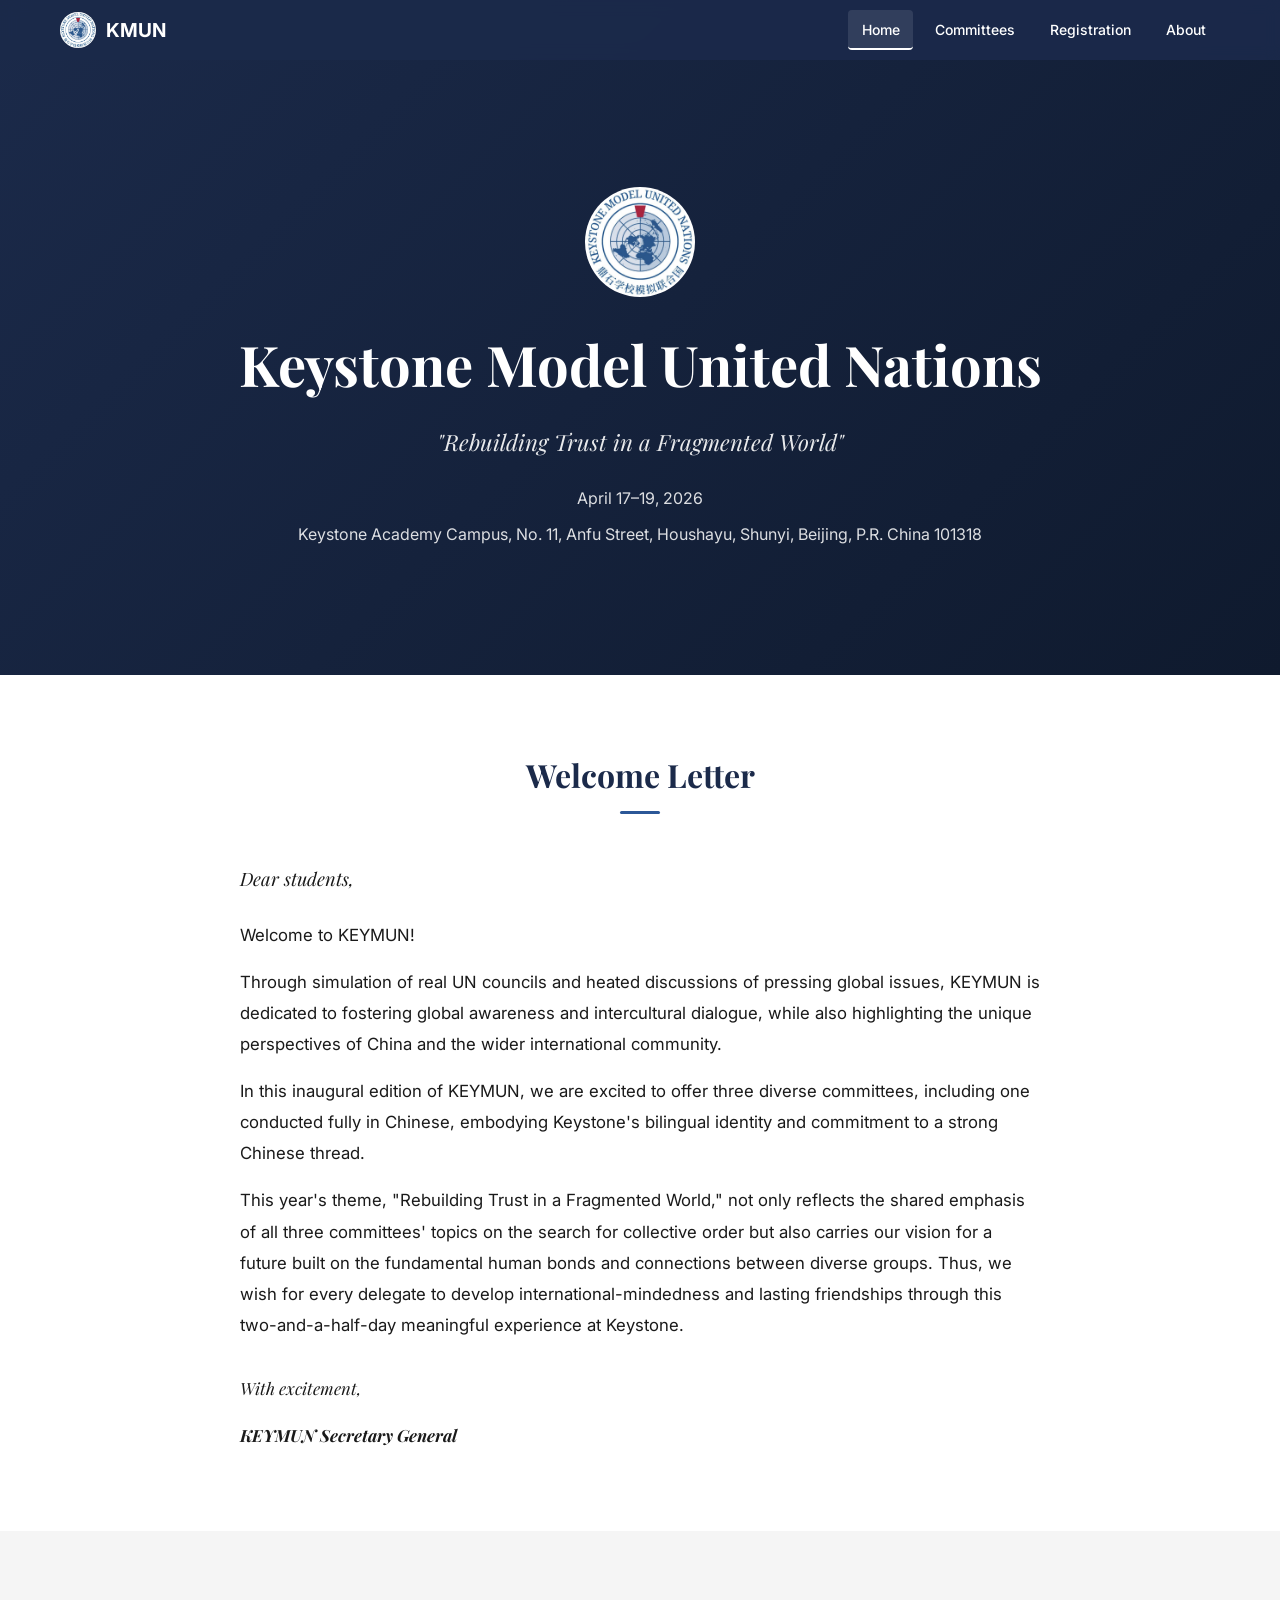
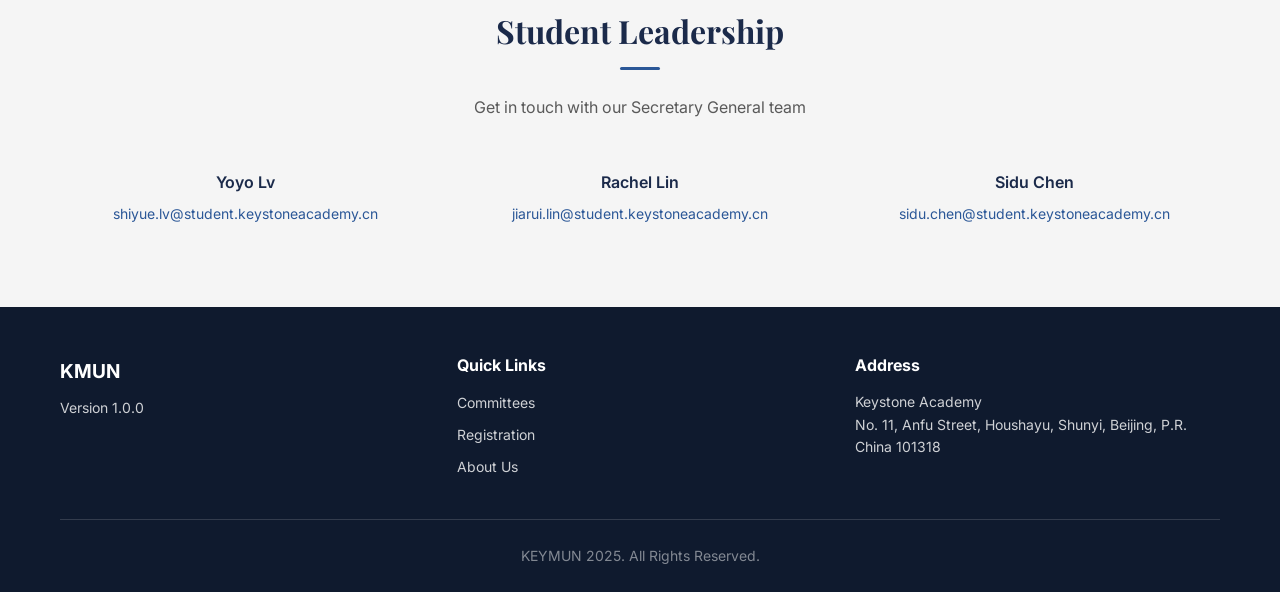
<file: index.html>
<!DOCTYPE html>
<html lang="en">
<head>
  <meta charset="UTF-8">
  <meta name="viewport" content="width=device-width, initial-scale=1.0">
  <meta name="description" content="Keystone Model United Nations (KEYMUN) 2026 — Rebuilding Trust in a Fragmented World. April 17-19, Keystone Academy, Beijing.">
  <title>KEYMUN | Keystone Model United Nations</title>
  <link rel="icon" href="assets/images/keymun_logo.png">
  <link rel="preconnect" href="https://fonts.googleapis.com">
  <link rel="preconnect" href="https://fonts.gstatic.com" crossorigin>
  <link href="https://fonts.googleapis.com/css2?family=Inter:wght@400;500;600;700&family=Playfair+Display:wght@700&display=swap" rel="stylesheet">
  <link rel="stylesheet" href="css/variables.css">
  <link rel="stylesheet" href="css/reset.css">
  <link rel="stylesheet" href="css/base.css">
  <link rel="stylesheet" href="css/layout.css">
  <link rel="stylesheet" href="css/components.css">
  <link rel="stylesheet" href="css/responsive.css">
</head>
<body>

  <!-- Navbar -->
  <header class="nav">
    <div class="container nav__inner">
      <a href="index.html" class="nav__logo">
        <img src="assets/images/keymun_logo.png" alt="KEYMUN Logo">
        KMUN
      </a>
      <button class="nav__toggle" id="navToggle" aria-label="Toggle navigation">
        <span></span><span></span><span></span>
      </button>
      <nav class="nav__links" id="navLinks">
        <a href="index.html" class="active">Home</a>
        <a href="committees.html">Committees</a>
        <a href="registration.html">Registration</a>
        <a href="about.html">About</a>
      </nav>
    </div>
  </header>

  <!-- Hero -->
  <section class="hero">
    <div class="container">
      <div class="hero__logo">
        <img src="assets/images/keymun_logo.png" alt="KEYMUN Logo">
      </div>
      <h1>Keystone Model United Nations</h1>
      <p class="hero__theme">"Rebuilding Trust in a Fragmented World"</p>
      <p class="hero__info">April 17–19, 2026</p>
      <p class="hero__info">Keystone Academy Campus, No. 11, Anfu Street, Houshayu, Shunyi, Beijing, P.R. China 101318</p>
    </div>
  </section>

  <!-- Welcome Letter -->
  <section class="section">
    <div class="container">
      <div class="section__header">
        <h2>Welcome Letter</h2>
      </div>
      <div class="letter">
        <p class="letter__salutation">Dear students,</p>
        <p>Welcome to KEYMUN!</p>
        <p>Through simulation of real UN councils and heated discussions of pressing global issues, KEYMUN is dedicated to fostering global awareness and intercultural dialogue, while also highlighting the unique perspectives of China and the wider international community.</p>
        <p>In this inaugural edition of KEYMUN, we are excited to offer three diverse committees, including one conducted fully in Chinese, embodying Keystone's bilingual identity and commitment to a strong Chinese thread.</p>
        <p>This year's theme, "Rebuilding Trust in a Fragmented World," not only reflects the shared emphasis of all three committees' topics on the search for collective order but also carries our vision for a future built on the fundamental human bonds and connections between diverse groups. Thus, we wish for every delegate to develop international-mindedness and lasting friendships through this two-and-a-half-day meaningful experience at Keystone.</p>
        <div class="letter__closing">
          <p>With excitement,</p>
          <p><strong>KEYMUN Secretary General</strong></p>
        </div>
      </div>
    </div>
  </section>

  <!-- Contact -->
  <section class="section section--gray">
    <div class="container">
      <div class="section__header">
        <h2>Student Leadership</h2>
        <p>Get in touch with our Secretary General team</p>
      </div>
      <div class="contact-list">
        <div class="contact-item">
          <p class="contact-item__name">Yoyo Lv</p>
          <p class="contact-item__email"><a href="mailto:shiyue.lv@student.keystoneacademy.cn">shiyue.lv@student.keystoneacademy.cn</a></p>
        </div>
        <div class="contact-item">
          <p class="contact-item__name">Rachel Lin</p>
          <p class="contact-item__email"><a href="mailto:jiarui.lin@student.keystoneacademy.cn">jiarui.lin@student.keystoneacademy.cn</a></p>
        </div>
        <div class="contact-item">
          <p class="contact-item__name">Sidu Chen</p>
          <p class="contact-item__email"><a href="mailto:sidu.chen@student.keystoneacademy.cn">sidu.chen@student.keystoneacademy.cn</a></p>
        </div>
      </div>
    </div>
  </section>

  <!-- Footer -->
  <footer class="footer">
    <div class="container">
      <div class="footer__inner">
        <div class="footer__brand">
          <p class="footer__logo">KMUN</p>
          <p>Version 1.0.0</p>
        </div>
        <div class="footer__links">
          <h4>Quick Links</h4>
          <a href="committees.html">Committees</a>
          <a href="registration.html">Registration</a>
          <a href="about.html">About Us</a>
        </div>
        <div class="footer__address">
          <h4>Address</h4>
          <p>Keystone Academy<br>No. 11, Anfu Street, Houshayu, Shunyi, Beijing, P.R. China 101318</p>
        </div>
      </div>
      <div class="footer__bottom">
        <p>KEYMUN 2025. All Rights Reserved.</p>
      </div>
    </div>
  </footer>

  <script src="js/main.js"></script>
</body>
</html>
</file>
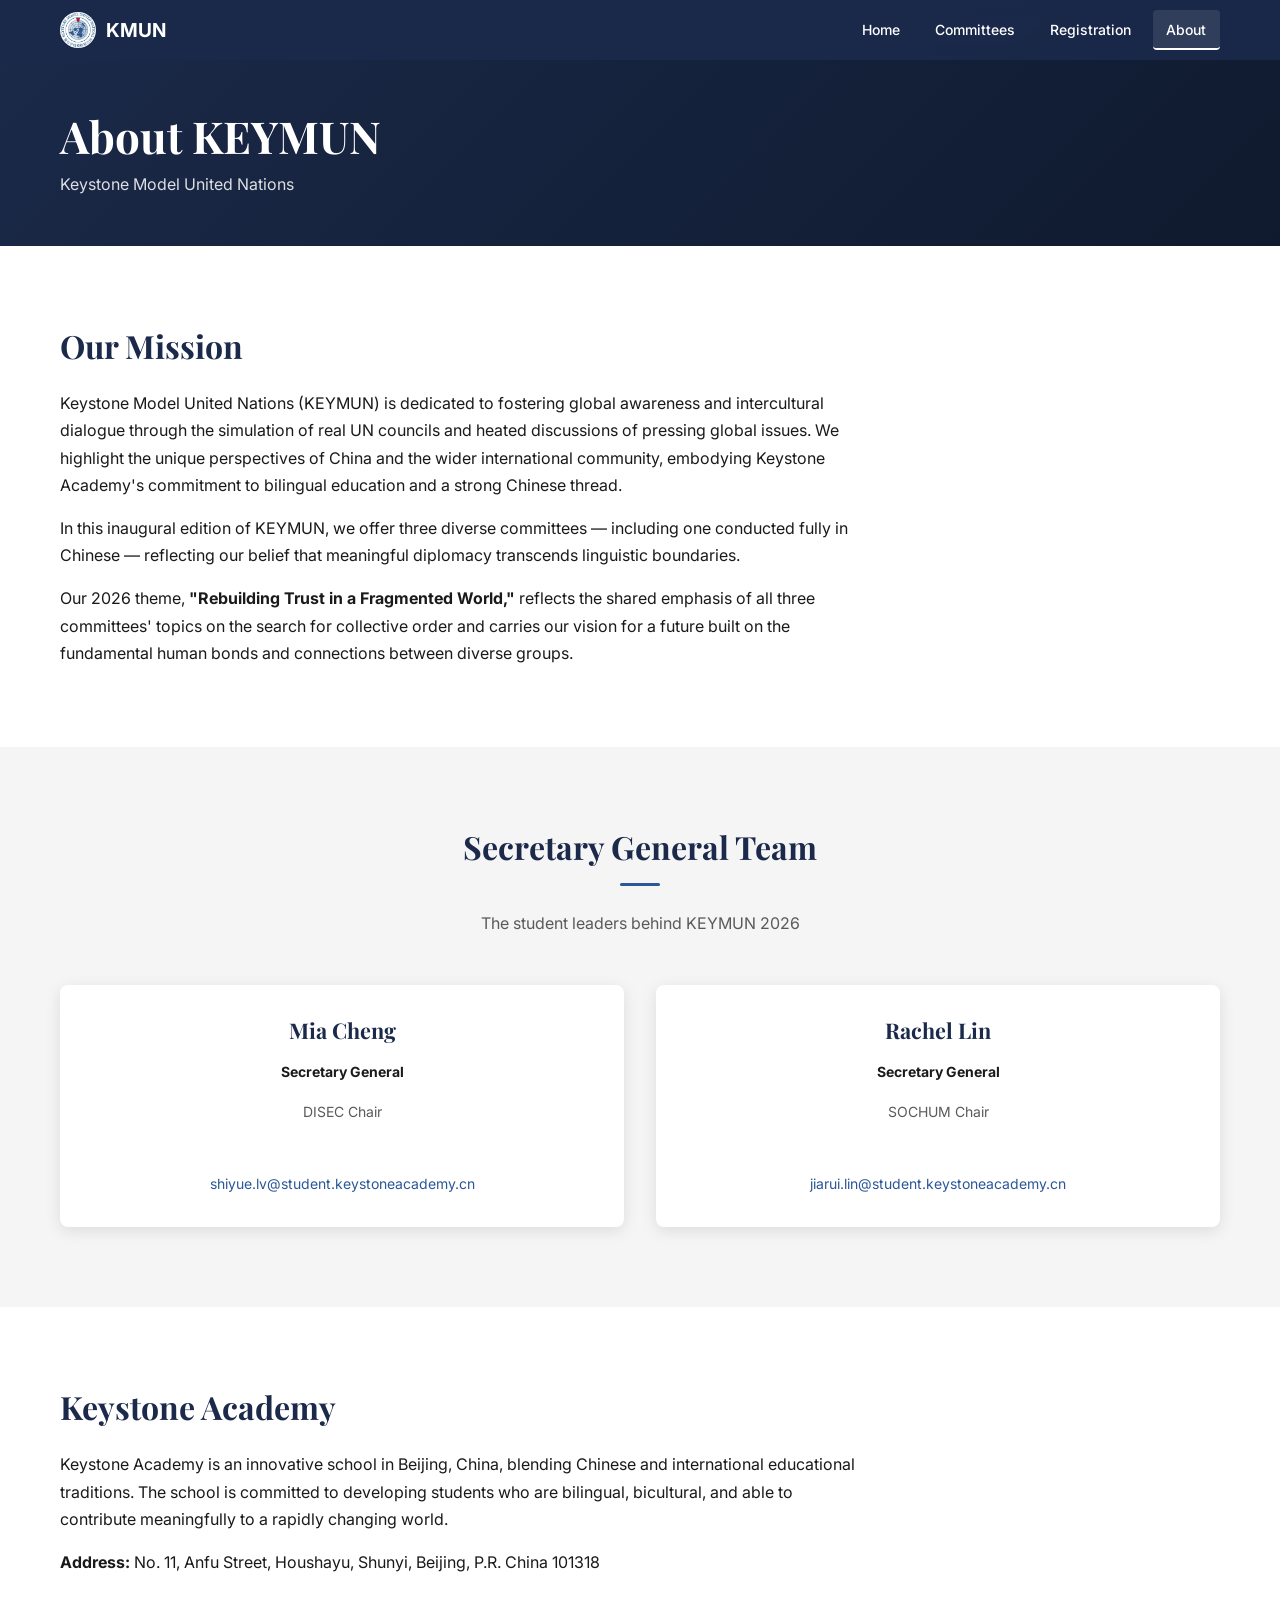
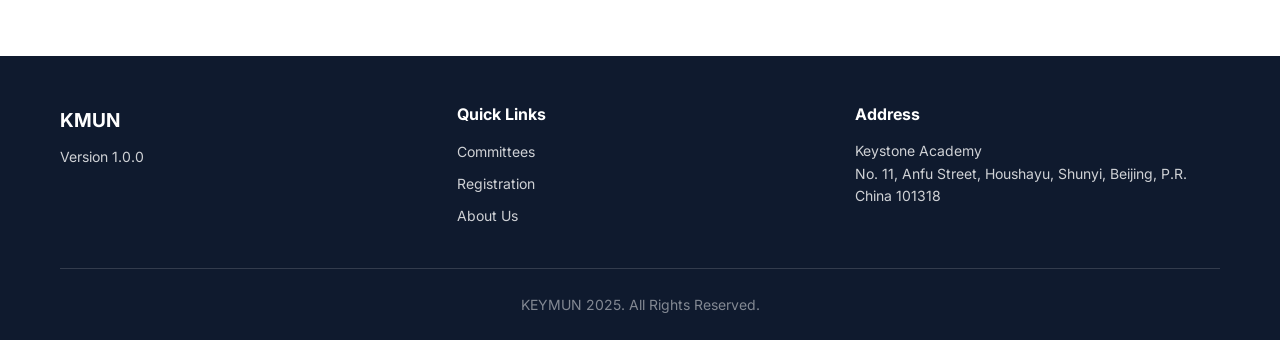
<file: about.html>
<!DOCTYPE html>
<html lang="en">
<head>
  <meta charset="UTF-8">
  <meta name="viewport" content="width=device-width, initial-scale=1.0">
  <meta name="description" content="About KEYMUN — Keystone Model United Nations. Learn about our mission, organizers, and Keystone Academy.">
  <title>About | KEYMUN</title>
  <link rel="icon" href="assets/images/keymun_logo.png">
  <link rel="preconnect" href="https://fonts.googleapis.com">
  <link rel="preconnect" href="https://fonts.gstatic.com" crossorigin>
  <link href="https://fonts.googleapis.com/css2?family=Inter:wght@400;500;600;700&family=Playfair+Display:wght@700&display=swap" rel="stylesheet">
  <link rel="stylesheet" href="css/variables.css">
  <link rel="stylesheet" href="css/reset.css">
  <link rel="stylesheet" href="css/base.css">
  <link rel="stylesheet" href="css/layout.css">
  <link rel="stylesheet" href="css/components.css">
  <link rel="stylesheet" href="css/responsive.css">
</head>
<body>

  <!-- Navbar -->
  <header class="nav">
    <div class="container nav__inner">
      <a href="index.html" class="nav__logo">
        <img src="assets/images/keymun_logo.png" alt="KEYMUN Logo">
        KMUN
      </a>
      <button class="nav__toggle" id="navToggle" aria-label="Toggle navigation">
        <span></span><span></span><span></span>
      </button>
      <nav class="nav__links" id="navLinks">
        <a href="index.html">Home</a>
        <a href="committees.html">Committees</a>
        <a href="registration.html">Registration</a>
        <a href="about.html" class="active">About</a>
      </nav>
    </div>
  </header>

  <!-- Page Header -->
  <section class="page-header">
    <div class="container">
      <h1>About KEYMUN</h1>
      <p>Keystone Model United Nations</p>
    </div>
  </section>

  <!-- Mission -->
  <section class="section">
    <div class="container">
      <div class="about-content">
        <h2>Our Mission</h2>
        <p>Keystone Model United Nations (KEYMUN) is dedicated to fostering global awareness and intercultural dialogue through the simulation of real UN councils and heated discussions of pressing global issues. We highlight the unique perspectives of China and the wider international community, embodying Keystone Academy's commitment to bilingual education and a strong Chinese thread.</p>
        <p>In this inaugural edition of KEYMUN, we offer three diverse committees — including one conducted fully in Chinese — reflecting our belief that meaningful diplomacy transcends linguistic boundaries.</p>
        <p>Our 2026 theme, <strong>"Rebuilding Trust in a Fragmented World,"</strong> reflects the shared emphasis of all three committees' topics on the search for collective order and carries our vision for a future built on the fundamental human bonds and connections between diverse groups.</p>
      </div>
    </div>
  </section>

  <!-- Secretary General Team -->
  <section class="section section--gray">
    <div class="container">
      <div class="section__header">
        <h2>Secretary General Team</h2>
        <p>The student leaders behind KEYMUN 2026</p>
      </div>
      <div class="grid grid--2col">
        <div class="card card--centered">
          <h3>Mia Cheng</h3>
          <p><strong>Secretary General</strong></p>
          <p>DISEC Chair</p>
          <p class="mt-xl"><a href="mailto:shiyue.lv@student.keystoneacademy.cn" class="card__email">shiyue.lv@student.keystoneacademy.cn</a></p>
        </div>
        <div class="card card--centered">
          <h3>Rachel Lin</h3>
          <p><strong>Secretary General</strong></p>
          <p>SOCHUM Chair</p>
          <p class="mt-xl"><a href="mailto:jiarui.lin@student.keystoneacademy.cn" class="card__email">jiarui.lin@student.keystoneacademy.cn</a></p>
        </div>
      </div>
    </div>
  </section>

  <!-- Keystone Academy -->
  <section class="section">
    <div class="container">
      <div class="about-content">
        <h2>Keystone Academy</h2>
        <p>Keystone Academy is an innovative school in Beijing, China, blending Chinese and international educational traditions. The school is committed to developing students who are bilingual, bicultural, and able to contribute meaningfully to a rapidly changing world.</p>
        <p><strong>Address:</strong> No. 11, Anfu Street, Houshayu, Shunyi, Beijing, P.R. China 101318</p>
      </div>
    </div>
  </section>

  <!-- Footer -->
  <footer class="footer">
    <div class="container">
      <div class="footer__inner">
        <div class="footer__brand">
          <p class="footer__logo">KMUN</p>
          <p>Version 1.0.0</p>
        </div>
        <div class="footer__links">
          <h4>Quick Links</h4>
          <a href="committees.html">Committees</a>
          <a href="registration.html">Registration</a>
          <a href="about.html">About Us</a>
        </div>
        <div class="footer__address">
          <h4>Address</h4>
          <p>Keystone Academy<br>No. 11, Anfu Street, Houshayu, Shunyi, Beijing, P.R. China 101318</p>
        </div>
      </div>
      <div class="footer__bottom">
        <p>KEYMUN 2025. All Rights Reserved.</p>
      </div>
    </div>
  </footer>

  <script src="js/main.js"></script>
</body>
</html>
</file>
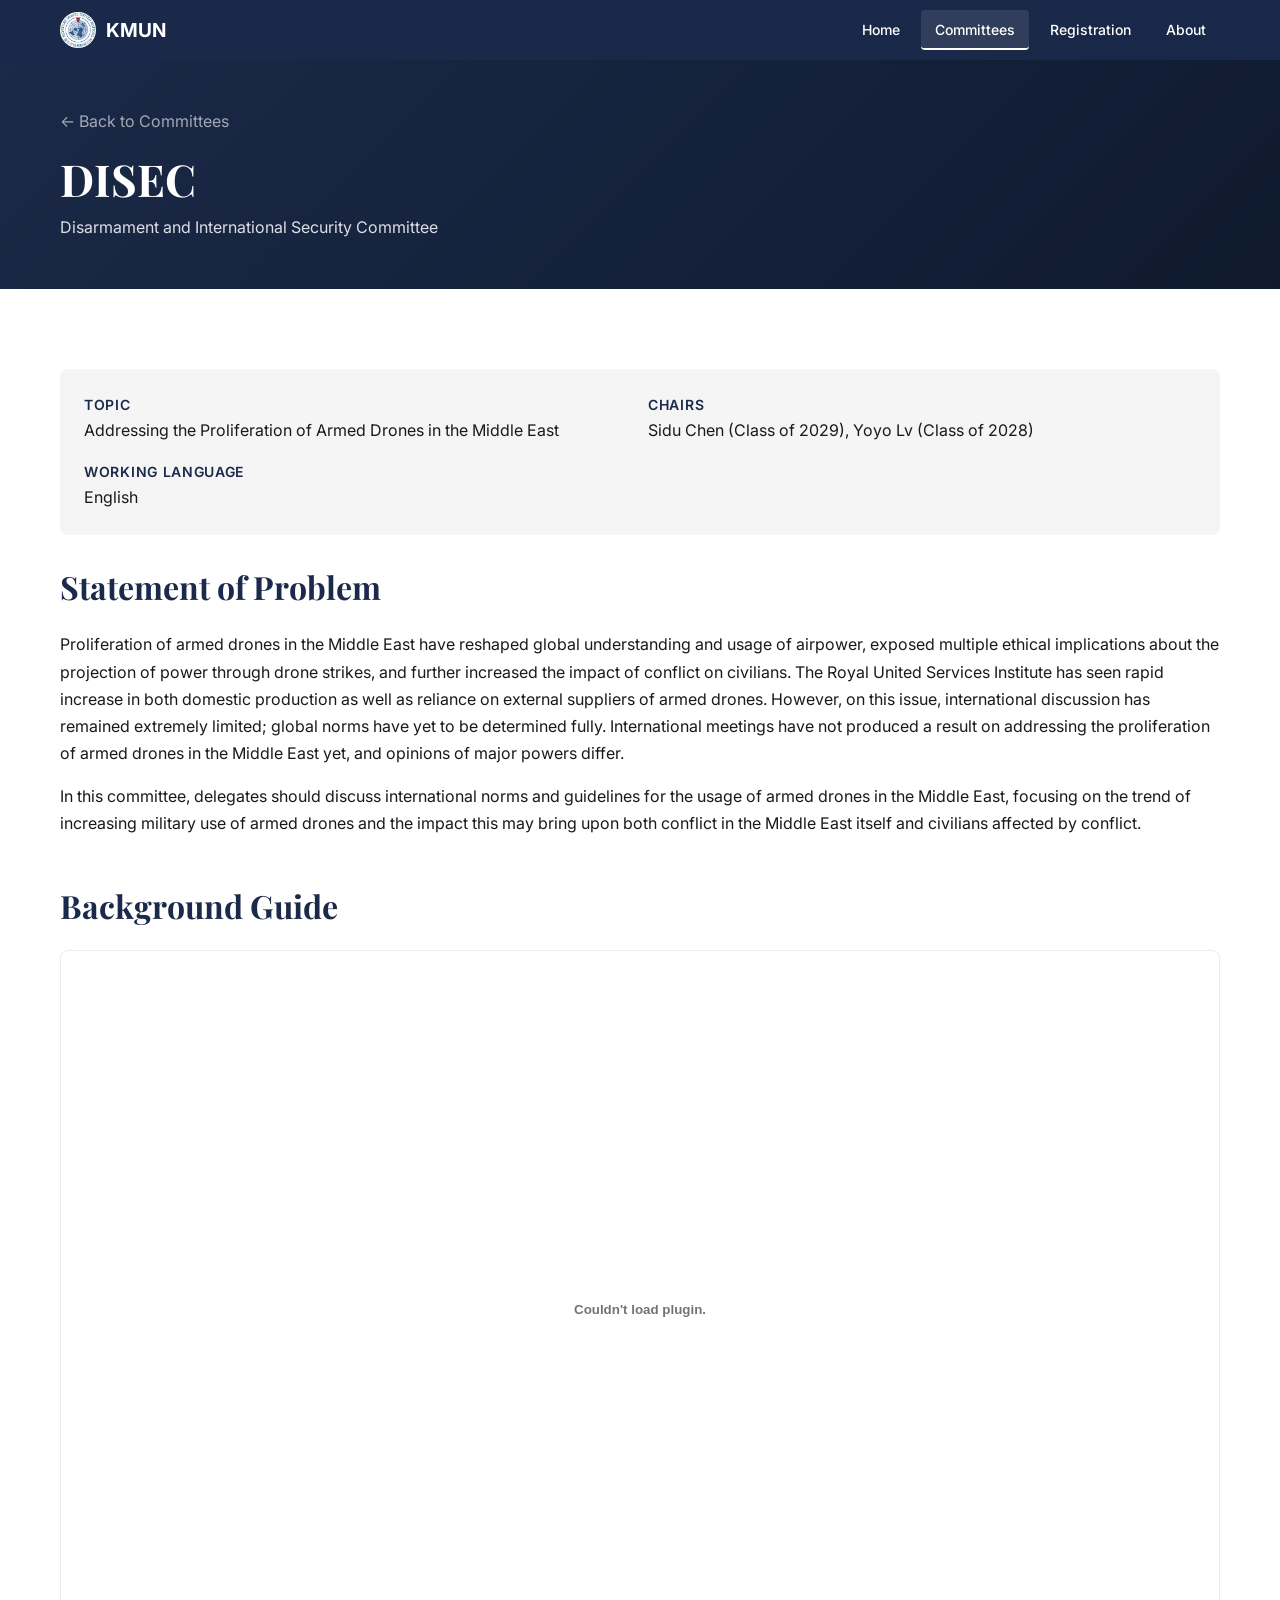
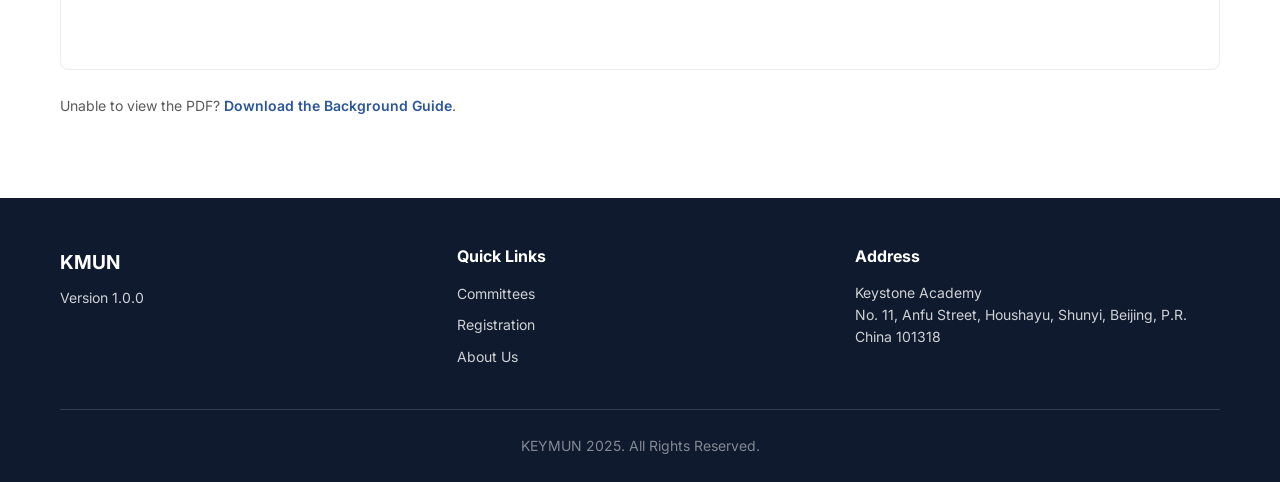
<file: committee-disec.html>
<!DOCTYPE html>
<html lang="en">
<head>
  <meta charset="UTF-8">
  <meta name="viewport" content="width=device-width, initial-scale=1.0">
  <meta name="description" content="KEYMUN 2026 DISEC — Addressing the Proliferation of Armed Drones in the Middle East.">
  <title>DISEC | KEYMUN</title>
  <link rel="icon" href="assets/images/keymun_logo.png">
  <link rel="preconnect" href="https://fonts.googleapis.com">
  <link rel="preconnect" href="https://fonts.gstatic.com" crossorigin>
  <link href="https://fonts.googleapis.com/css2?family=Inter:wght@400;500;600;700&family=Playfair+Display:wght@700&display=swap" rel="stylesheet">
  <link rel="stylesheet" href="css/variables.css">
  <link rel="stylesheet" href="css/reset.css">
  <link rel="stylesheet" href="css/base.css">
  <link rel="stylesheet" href="css/layout.css">
  <link rel="stylesheet" href="css/components.css">
  <link rel="stylesheet" href="css/responsive.css">
</head>
<body>

  <!-- Navbar -->
  <header class="nav">
    <div class="container nav__inner">
      <a href="index.html" class="nav__logo">
        <img src="assets/images/keymun_logo.png" alt="KEYMUN Logo">
        KMUN
      </a>
      <button class="nav__toggle" id="navToggle" aria-label="Toggle navigation">
        <span></span><span></span><span></span>
      </button>
      <nav class="nav__links" id="navLinks">
        <a href="index.html">Home</a>
        <a href="committees.html" class="active">Committees</a>
        <a href="registration.html">Registration</a>
        <a href="about.html">About</a>
      </nav>
    </div>
  </header>

  <!-- Page Header -->
  <section class="page-header">
    <div class="container">
      <p><a href="committees.html" style="color: rgba(255,255,255,0.7);">← Back to Committees</a></p>
      <h1>DISEC</h1>
      <p>Disarmament and International Security Committee</p>
    </div>
  </section>

  <!-- Committee Info -->
  <section class="section">
    <div class="container">
      <dl class="committee-info">
        <div>
          <dt>Topic</dt>
          <dd>Addressing the Proliferation of Armed Drones in the Middle East</dd>
        </div>
        <div>
          <dt>Chairs</dt>
          <dd>Sidu Chen (Class of 2029), Yoyo Lv (Class of 2028)</dd>
        </div>
        <div>
          <dt>Working Language</dt>
          <dd>English</dd>
        </div>
      </dl>

      <h2>Statement of Problem</h2>
      <p>Proliferation of armed drones in the Middle East have reshaped global understanding and usage of airpower, exposed multiple ethical implications about the projection of power through drone strikes, and further increased the impact of conflict on civilians. The Royal United Services Institute has seen rapid increase in both domestic production as well as reliance on external suppliers of armed drones. However, on this issue, international discussion has remained extremely limited; global norms have yet to be determined fully. International meetings have not produced a result on addressing the proliferation of armed drones in the Middle East yet, and opinions of major powers differ.</p>
      <p>In this committee, delegates should discuss international norms and guidelines for the usage of armed drones in the Middle East, focusing on the trend of increasing military use of armed drones and the impact this may bring upon both conflict in the Middle East itself and civilians affected by conflict.</p>

      <h2 class="mt-xl">Background Guide</h2>
      <embed src="assets/docs/KeyMUN 2026 DISEC Background Guide.pdf" type="application/pdf" class="pdf-embed">
      <p class="pdf-fallback">Unable to view the PDF? <a href="assets/docs/KeyMUN 2026 DISEC Background Guide.pdf" download>Download the Background Guide</a>.</p>
    </div>
  </section>

  <!-- Footer -->
  <footer class="footer">
    <div class="container">
      <div class="footer__inner">
        <div class="footer__brand">
          <p class="footer__logo">KMUN</p>
          <p>Version 1.0.0</p>
        </div>
        <div class="footer__links">
          <h4>Quick Links</h4>
          <a href="committees.html">Committees</a>
          <a href="registration.html">Registration</a>
          <a href="about.html">About Us</a>
        </div>
        <div class="footer__address">
          <h4>Address</h4>
          <p>Keystone Academy<br>No. 11, Anfu Street, Houshayu, Shunyi, Beijing, P.R. China 101318</p>
        </div>
      </div>
      <div class="footer__bottom">
        <p>KEYMUN 2025. All Rights Reserved.</p>
      </div>
    </div>
  </footer>

  <script src="js/main.js"></script>
</body>
</html>
</file>
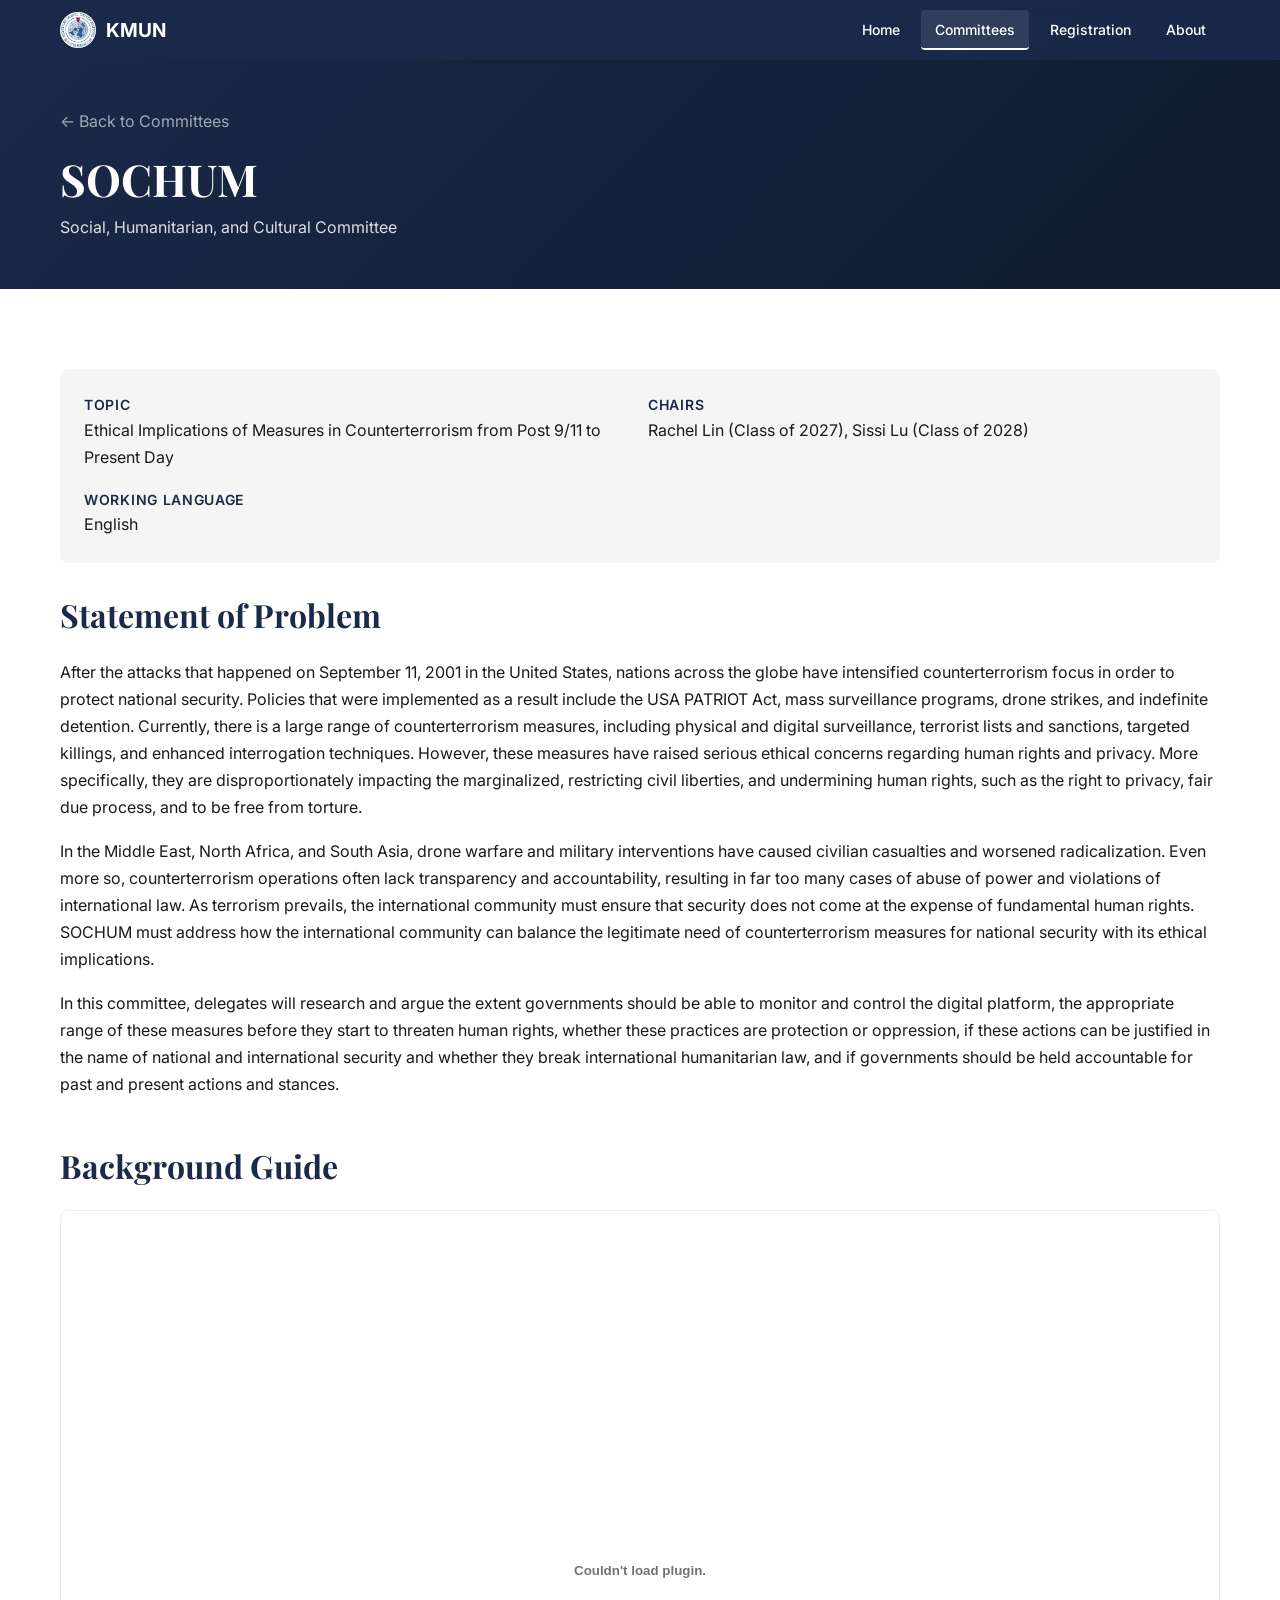
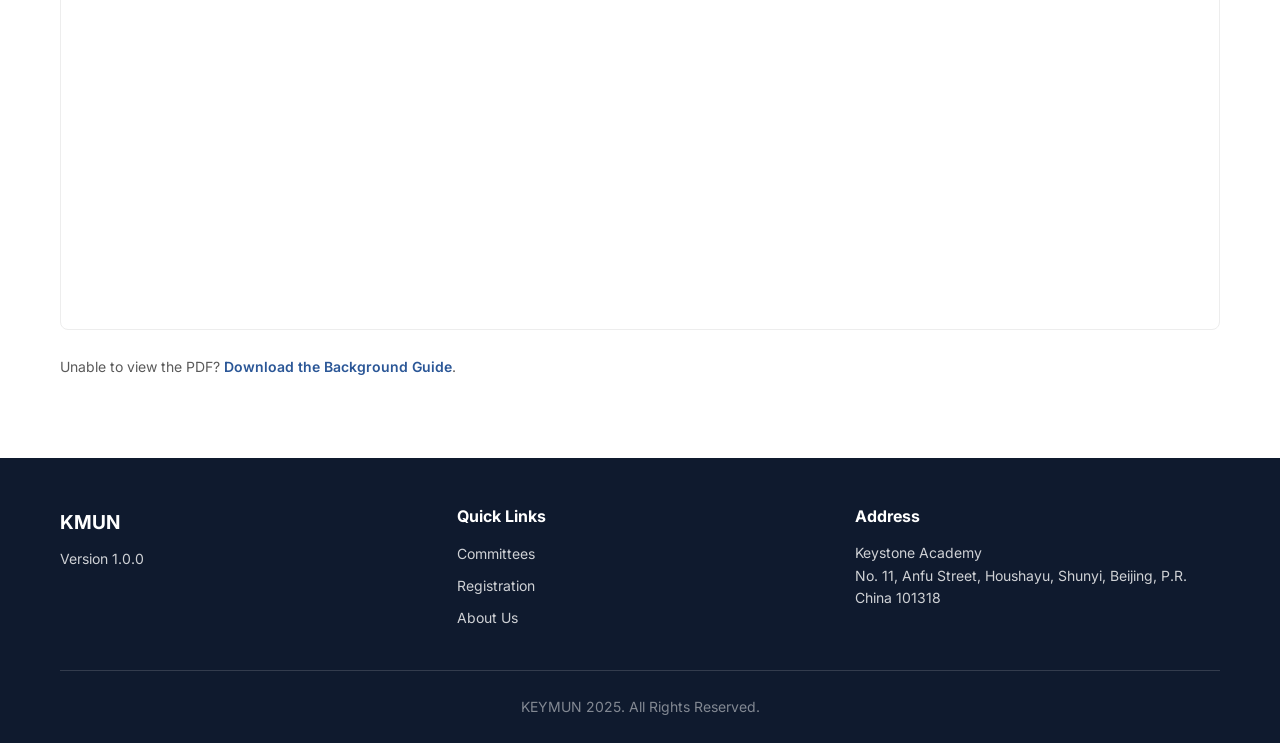
<file: committee-sochum.html>
<!DOCTYPE html>
<html lang="en">
<head>
  <meta charset="UTF-8">
  <meta name="viewport" content="width=device-width, initial-scale=1.0">
  <meta name="description" content="KEYMUN 2026 SOCHUM — Ethical Implications of Measures in Counterterrorism from Post 9/11 to Present Day.">
  <title>SOCHUM | KEYMUN</title>
  <link rel="icon" href="assets/images/keymun_logo.png">
  <link rel="preconnect" href="https://fonts.googleapis.com">
  <link rel="preconnect" href="https://fonts.gstatic.com" crossorigin>
  <link href="https://fonts.googleapis.com/css2?family=Inter:wght@400;500;600;700&family=Playfair+Display:wght@700&display=swap" rel="stylesheet">
  <link rel="stylesheet" href="css/variables.css">
  <link rel="stylesheet" href="css/reset.css">
  <link rel="stylesheet" href="css/base.css">
  <link rel="stylesheet" href="css/layout.css">
  <link rel="stylesheet" href="css/components.css">
  <link rel="stylesheet" href="css/responsive.css">
</head>
<body>

  <!-- Navbar -->
  <header class="nav">
    <div class="container nav__inner">
      <a href="index.html" class="nav__logo">
        <img src="assets/images/keymun_logo.png" alt="KEYMUN Logo">
        KMUN
      </a>
      <button class="nav__toggle" id="navToggle" aria-label="Toggle navigation">
        <span></span><span></span><span></span>
      </button>
      <nav class="nav__links" id="navLinks">
        <a href="index.html">Home</a>
        <a href="committees.html" class="active">Committees</a>
        <a href="registration.html">Registration</a>
        <a href="about.html">About</a>
      </nav>
    </div>
  </header>

  <!-- Page Header -->
  <section class="page-header">
    <div class="container">
      <p><a href="committees.html" style="color: rgba(255,255,255,0.7);">← Back to Committees</a></p>
      <h1>SOCHUM</h1>
      <p>Social, Humanitarian, and Cultural Committee</p>
    </div>
  </section>

  <!-- Committee Info -->
  <section class="section">
    <div class="container">
      <dl class="committee-info">
        <div>
          <dt>Topic</dt>
          <dd>Ethical Implications of Measures in Counterterrorism from Post 9/11 to Present Day</dd>
        </div>
        <div>
          <dt>Chairs</dt>
          <dd>Rachel Lin (Class of 2027), Sissi Lu (Class of 2028)</dd>
        </div>
        <div>
          <dt>Working Language</dt>
          <dd>English</dd>
        </div>
      </dl>

      <h2>Statement of Problem</h2>
      <p>After the attacks that happened on September 11, 2001 in the United States, nations across the globe have intensified counterterrorism focus in order to protect national security. Policies that were implemented as a result include the USA PATRIOT Act, mass surveillance programs, drone strikes, and indefinite detention. Currently, there is a large range of counterterrorism measures, including physical and digital surveillance, terrorist lists and sanctions, targeted killings, and enhanced interrogation techniques. However, these measures have raised serious ethical concerns regarding human rights and privacy. More specifically, they are disproportionately impacting the marginalized, restricting civil liberties, and undermining human rights, such as the right to privacy, fair due process, and to be free from torture.</p>
      <p>In the Middle East, North Africa, and South Asia, drone warfare and military interventions have caused civilian casualties and worsened radicalization. Even more so, counterterrorism operations often lack transparency and accountability, resulting in far too many cases of abuse of power and violations of international law. As terrorism prevails, the international community must ensure that security does not come at the expense of fundamental human rights. SOCHUM must address how the international community can balance the legitimate need of counterterrorism measures for national security with its ethical implications.</p>
      <p>In this committee, delegates will research and argue the extent governments should be able to monitor and control the digital platform, the appropriate range of these measures before they start to threaten human rights, whether these practices are protection or oppression, if these actions can be justified in the name of national and international security and whether they break international humanitarian law, and if governments should be held accountable for past and present actions and stances.</p>

      <h2 class="mt-xl">Background Guide</h2>
      <embed src="assets/docs/KeyMUN 2026 SOCHUM Background Guide.pdf" type="application/pdf" class="pdf-embed">
      <p class="pdf-fallback">Unable to view the PDF? <a href="assets/docs/KeyMUN 2026 SOCHUM Background Guide.pdf" download>Download the Background Guide</a>.</p>
    </div>
  </section>

  <!-- Footer -->
  <footer class="footer">
    <div class="container">
      <div class="footer__inner">
        <div class="footer__brand">
          <p class="footer__logo">KMUN</p>
          <p>Version 1.0.0</p>
        </div>
        <div class="footer__links">
          <h4>Quick Links</h4>
          <a href="committees.html">Committees</a>
          <a href="registration.html">Registration</a>
          <a href="about.html">About Us</a>
        </div>
        <div class="footer__address">
          <h4>Address</h4>
          <p>Keystone Academy<br>No. 11, Anfu Street, Houshayu, Shunyi, Beijing, P.R. China 101318</p>
        </div>
      </div>
      <div class="footer__bottom">
        <p>KEYMUN 2025. All Rights Reserved.</p>
      </div>
    </div>
  </footer>

  <script src="js/main.js"></script>
</body>
</html>
</file>
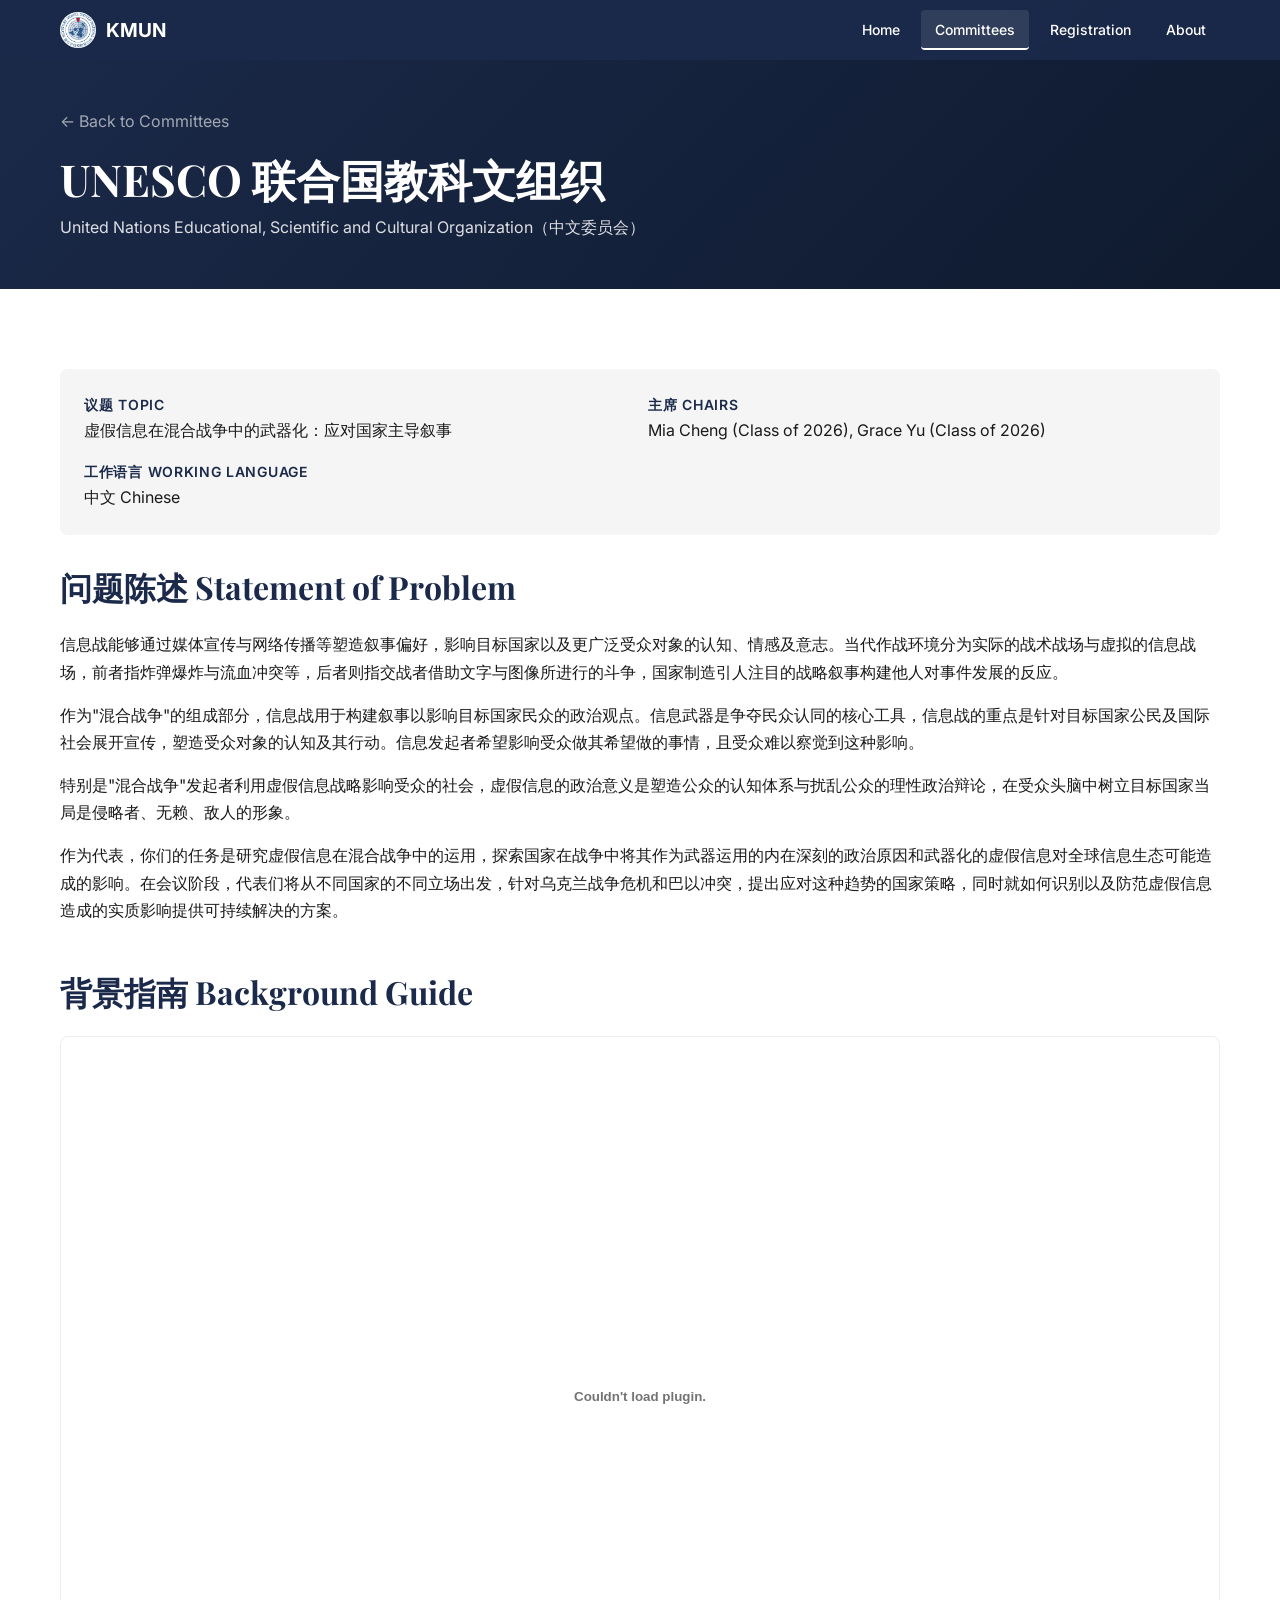
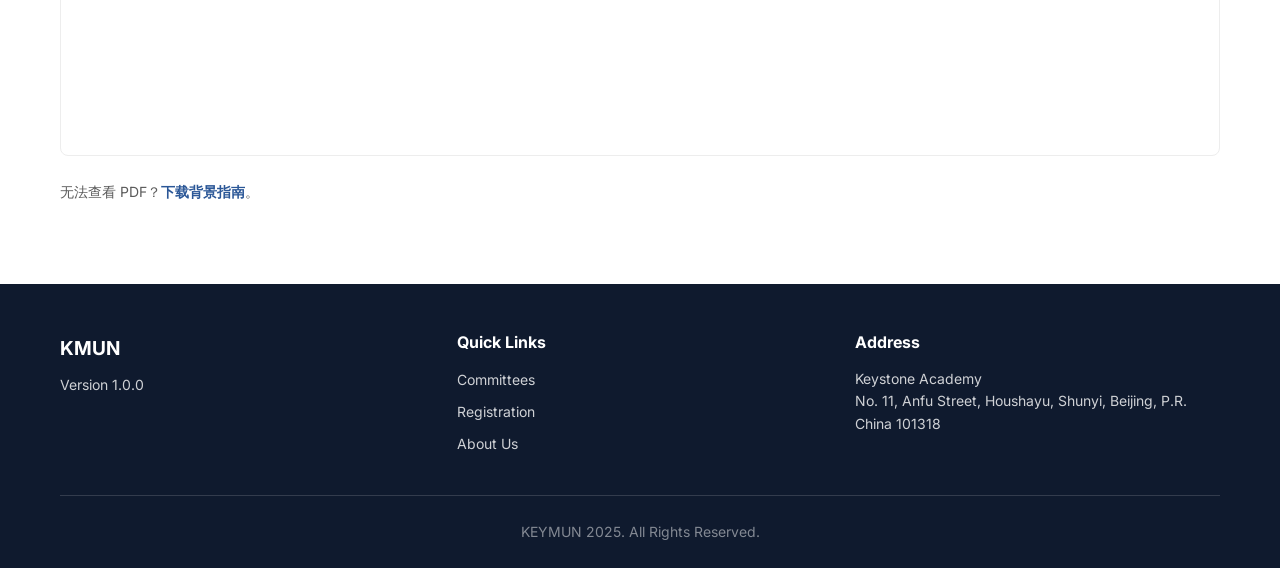
<file: committee-unesco.html>
<!DOCTYPE html>
<html lang="zh-CN">
<head>
  <meta charset="UTF-8">
  <meta name="viewport" content="width=device-width, initial-scale=1.0">
  <meta name="description" content="KEYMUN 2026 UNESCO — 虚假信息在混合战争中的武器化：应对国家主导叙事">
  <title>UNESCO 联合国教科文组织 | KEYMUN</title>
  <link rel="icon" href="assets/images/keymun_logo.png">
  <link rel="preconnect" href="https://fonts.googleapis.com">
  <link rel="preconnect" href="https://fonts.gstatic.com" crossorigin>
  <link href="https://fonts.googleapis.com/css2?family=Inter:wght@400;500;600;700&family=Playfair+Display:wght@700&display=swap" rel="stylesheet">
  <link rel="stylesheet" href="css/variables.css">
  <link rel="stylesheet" href="css/reset.css">
  <link rel="stylesheet" href="css/base.css">
  <link rel="stylesheet" href="css/layout.css">
  <link rel="stylesheet" href="css/components.css">
  <link rel="stylesheet" href="css/responsive.css">
</head>
<body>

  <!-- Navbar -->
  <header class="nav">
    <div class="container nav__inner">
      <a href="index.html" class="nav__logo">
        <img src="assets/images/keymun_logo.png" alt="KEYMUN Logo">
        KMUN
      </a>
      <button class="nav__toggle" id="navToggle" aria-label="Toggle navigation">
        <span></span><span></span><span></span>
      </button>
      <nav class="nav__links" id="navLinks">
        <a href="index.html">Home</a>
        <a href="committees.html" class="active">Committees</a>
        <a href="registration.html">Registration</a>
        <a href="about.html">About</a>
      </nav>
    </div>
  </header>

  <!-- Page Header -->
  <section class="page-header">
    <div class="container">
      <p><a href="committees.html" style="color: rgba(255,255,255,0.7);">← Back to Committees</a></p>
      <h1>UNESCO 联合国教科文组织</h1>
      <p>United Nations Educational, Scientific and Cultural Organization（中文委员会）</p>
    </div>
  </section>

  <!-- Committee Info -->
  <section class="section">
    <div class="container">
      <dl class="committee-info">
        <div>
          <dt>议题 Topic</dt>
          <dd>虚假信息在混合战争中的武器化：应对国家主导叙事</dd>
        </div>
        <div>
          <dt>主席 Chairs</dt>
          <dd>Mia Cheng (Class of 2026), Grace Yu (Class of 2026)</dd>
        </div>
        <div>
          <dt>工作语言 Working Language</dt>
          <dd>中文 Chinese</dd>
        </div>
      </dl>

      <h2>问题陈述 Statement of Problem</h2>
      <p>信息战能够通过媒体宣传与网络传播等塑造叙事偏好，影响目标国家以及更广泛受众对象的认知、情感及意志。当代作战环境分为实际的战术战场与虚拟的信息战场，前者指炸弹爆炸与流血冲突等，后者则指交战者借助文字与图像所进行的斗争，国家制造引人注目的战略叙事构建他人对事件发展的反应。</p>
      <p>作为"混合战争"的组成部分，信息战用于构建叙事以影响目标国家民众的政治观点。信息武器是争夺民众认同的核心工具，信息战的重点是针对目标国家公民及国际社会展开宣传，塑造受众对象的认知及其行动。信息发起者希望影响受众做其希望做的事情，且受众难以察觉到这种影响。</p>
      <p>特别是"混合战争"发起者利用虚假信息战略影响受众的社会，虚假信息的政治意义是塑造公众的认知体系与扰乱公众的理性政治辩论，在受众头脑中树立目标国家当局是侵略者、无赖、敌人的形象。</p>
      <p>作为代表，你们的任务是研究虚假信息在混合战争中的运用，探索国家在战争中将其作为武器运用的内在深刻的政治原因和武器化的虚假信息对全球信息生态可能造成的影响。在会议阶段，代表们将从不同国家的不同立场出发，针对乌克兰战争危机和巴以冲突，提出应对这种趋势的国家策略，同时就如何识别以及防范虚假信息造成的实质影响提供可持续解决的方案。</p>

      <h2 class="mt-xl">背景指南 Background Guide</h2>
      <embed src="assets/docs/KeyMUN 2026 UNESCO Background Guide.pdf" type="application/pdf" class="pdf-embed">
      <p class="pdf-fallback">无法查看 PDF？<a href="assets/docs/KeyMUN 2026 UNESCO Background Guide.pdf" download>下载背景指南</a>。</p>
    </div>
  </section>

  <!-- Footer -->
  <footer class="footer">
    <div class="container">
      <div class="footer__inner">
        <div class="footer__brand">
          <p class="footer__logo">KMUN</p>
          <p>Version 1.0.0</p>
        </div>
        <div class="footer__links">
          <h4>Quick Links</h4>
          <a href="committees.html">Committees</a>
          <a href="registration.html">Registration</a>
          <a href="about.html">About Us</a>
        </div>
        <div class="footer__address">
          <h4>Address</h4>
          <p>Keystone Academy<br>No. 11, Anfu Street, Houshayu, Shunyi, Beijing, P.R. China 101318</p>
        </div>
      </div>
      <div class="footer__bottom">
        <p>KEYMUN 2025. All Rights Reserved.</p>
      </div>
    </div>
  </footer>

  <script src="js/main.js"></script>
</body>
</html>
</file>
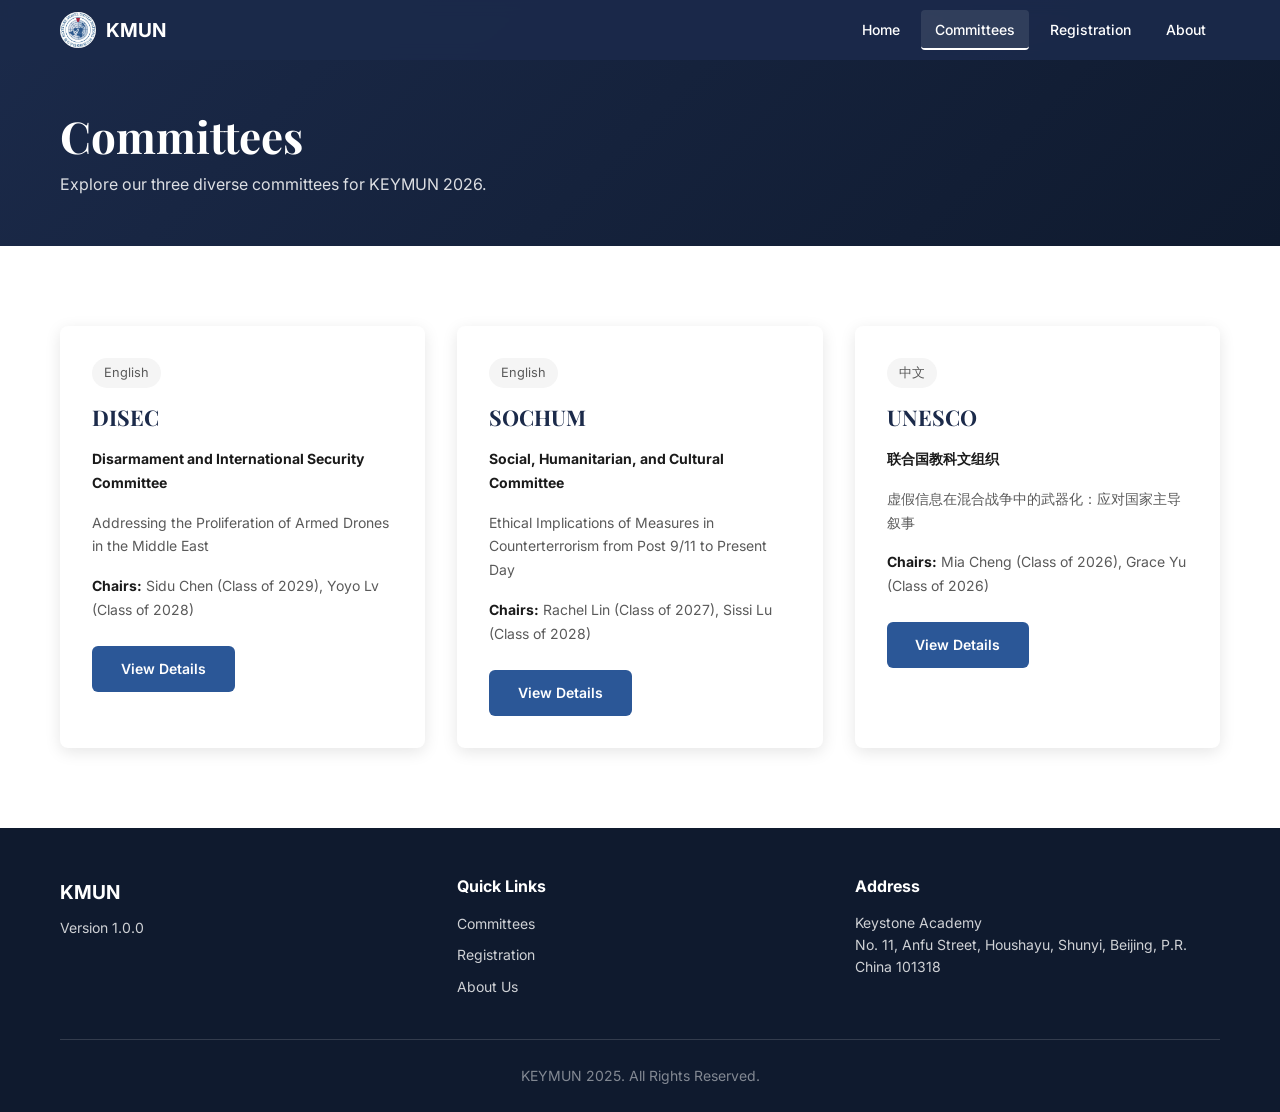
<file: committees.html>
<!DOCTYPE html>
<html lang="en">
<head>
  <meta charset="UTF-8">
  <meta name="viewport" content="width=device-width, initial-scale=1.0">
  <meta name="description" content="KEYMUN 2026 Committees — DISEC, SOCHUM, and UNESCO.">
  <title>Committees | KEYMUN</title>
  <link rel="icon" href="assets/images/keymun_logo.png">
  <link rel="preconnect" href="https://fonts.googleapis.com">
  <link rel="preconnect" href="https://fonts.gstatic.com" crossorigin>
  <link href="https://fonts.googleapis.com/css2?family=Inter:wght@400;500;600;700&family=Playfair+Display:wght@700&display=swap" rel="stylesheet">
  <link rel="stylesheet" href="css/variables.css">
  <link rel="stylesheet" href="css/reset.css">
  <link rel="stylesheet" href="css/base.css">
  <link rel="stylesheet" href="css/layout.css">
  <link rel="stylesheet" href="css/components.css">
  <link rel="stylesheet" href="css/responsive.css">
</head>
<body>

  <!-- Navbar -->
  <header class="nav">
    <div class="container nav__inner">
      <a href="index.html" class="nav__logo">
        <img src="assets/images/keymun_logo.png" alt="KEYMUN Logo">
        KMUN
      </a>
      <button class="nav__toggle" id="navToggle" aria-label="Toggle navigation">
        <span></span><span></span><span></span>
      </button>
      <nav class="nav__links" id="navLinks">
        <a href="index.html">Home</a>
        <a href="committees.html" class="active">Committees</a>
        <a href="registration.html">Registration</a>
        <a href="about.html">About</a>
      </nav>
    </div>
  </header>

  <!-- Page Header -->
  <section class="page-header">
    <div class="container">
      <h1>Committees</h1>
      <p>Explore our three diverse committees for KEYMUN 2026.</p>
    </div>
  </section>

  <!-- Committee Cards -->
  <section class="section">
    <div class="container">
      <div class="grid grid--3col">

        <!-- DISEC -->
        <div class="card">
          <span class="card__tag">English</span>
          <h3>DISEC</h3>
          <p><strong>Disarmament and International Security Committee</strong></p>
          <p>Addressing the Proliferation of Armed Drones in the Middle East</p>
          <p><strong>Chairs:</strong> Sidu Chen (Class of 2029), Yoyo Lv (Class of 2028)</p>
          <div class="card__actions">
            <a href="committee-disec.html" class="btn btn--primary">View Details</a>
          </div>
        </div>

        <!-- SOCHUM -->
        <div class="card">
          <span class="card__tag">English</span>
          <h3>SOCHUM</h3>
          <p><strong>Social, Humanitarian, and Cultural Committee</strong></p>
          <p>Ethical Implications of Measures in Counterterrorism from Post 9/11 to Present Day</p>
          <p><strong>Chairs:</strong> Rachel Lin (Class of 2027), Sissi Lu (Class of 2028)</p>
          <div class="card__actions">
            <a href="committee-sochum.html" class="btn btn--primary">View Details</a>
          </div>
        </div>

        <!-- UNESCO -->
        <div class="card">
          <span class="card__tag">中文</span>
          <h3>UNESCO</h3>
          <p><strong>联合国教科文组织</strong></p>
          <p>虚假信息在混合战争中的武器化：应对国家主导叙事</p>
          <p><strong>Chairs:</strong> Mia Cheng (Class of 2026), Grace Yu (Class of 2026)</p>
          <div class="card__actions">
            <a href="committee-unesco.html" class="btn btn--primary">View Details</a>
          </div>
        </div>

      </div>
    </div>
  </section>

  <!-- Footer -->
  <footer class="footer">
    <div class="container">
      <div class="footer__inner">
        <div class="footer__brand">
          <p class="footer__logo">KMUN</p>
          <p>Version 1.0.0</p>
        </div>
        <div class="footer__links">
          <h4>Quick Links</h4>
          <a href="committees.html">Committees</a>
          <a href="registration.html">Registration</a>
          <a href="about.html">About Us</a>
        </div>
        <div class="footer__address">
          <h4>Address</h4>
          <p>Keystone Academy<br>No. 11, Anfu Street, Houshayu, Shunyi, Beijing, P.R. China 101318</p>
        </div>
      </div>
      <div class="footer__bottom">
        <p>KEYMUN 2025. All Rights Reserved.</p>
      </div>
    </div>
  </footer>

  <script src="js/main.js"></script>
</body>
</html>
</file>
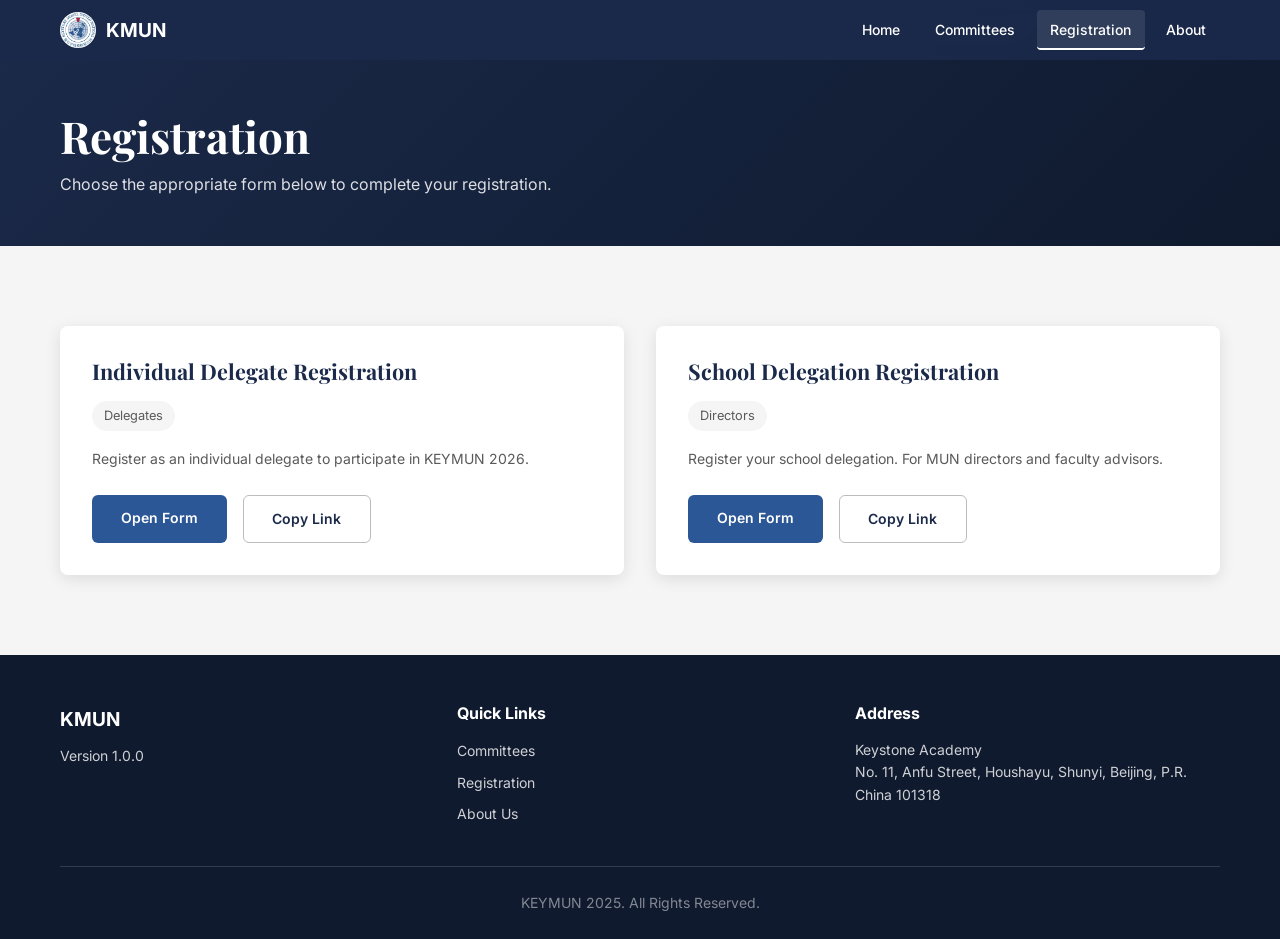
<file: registration.html>
<!DOCTYPE html>
<html lang="en">
<head>
  <meta charset="UTF-8">
  <meta name="viewport" content="width=device-width, initial-scale=1.0">
  <meta name="description" content="KEYMUN 2026 Registration — Individual delegate and school delegation registration.">
  <title>Registration | KEYMUN</title>
  <link rel="icon" href="assets/images/keymun_logo.png">
  <link rel="preconnect" href="https://fonts.googleapis.com">
  <link rel="preconnect" href="https://fonts.gstatic.com" crossorigin>
  <link href="https://fonts.googleapis.com/css2?family=Inter:wght@400;500;600;700&family=Playfair+Display:wght@700&display=swap" rel="stylesheet">
  <link rel="stylesheet" href="css/variables.css">
  <link rel="stylesheet" href="css/reset.css">
  <link rel="stylesheet" href="css/base.css">
  <link rel="stylesheet" href="css/layout.css">
  <link rel="stylesheet" href="css/components.css">
  <link rel="stylesheet" href="css/responsive.css">
</head>
<body>

  <!-- Navbar -->
  <header class="nav">
    <div class="container nav__inner">
      <a href="index.html" class="nav__logo">
        <img src="assets/images/keymun_logo.png" alt="KEYMUN Logo">
        KMUN
      </a>
      <button class="nav__toggle" id="navToggle" aria-label="Toggle navigation">
        <span></span><span></span><span></span>
      </button>
      <nav class="nav__links" id="navLinks">
        <a href="index.html">Home</a>
        <a href="committees.html">Committees</a>
        <a href="registration.html" class="active">Registration</a>
        <a href="about.html">About</a>
      </nav>
    </div>
  </header>

  <!-- Page Header -->
  <section class="page-header">
    <div class="container">
      <h1>Registration</h1>
      <p>Choose the appropriate form below to complete your registration.</p>
    </div>
  </section>

  <!-- Registration Cards -->
  <section class="section section--gray">
    <div class="container">
      <div class="grid grid--2col">

        <!-- Individual Delegate -->
        <div class="card">
          <h3>Individual Delegate Registration</h3>
          <span class="card__tag">Delegates</span>
          <p>Register as an individual delegate to participate in KEYMUN 2026.</p>
          <div class="card__actions">
            <a href="https://forms.microsoft.com/Pages/ResponsePage.aspx?id=_ZA9iCIfM0u67zTIjyNaHVJV3vwvZ75DsjWguh-9-PBUOEtFUzIwVDVKQkVaS1Y1NUE0TDg1NVZVRS4u" target="_blank" rel="noopener" class="btn btn--primary">Open Form</a>
            <button class="btn btn--outline" onclick="copyLink('https://forms.microsoft.com/Pages/ResponsePage.aspx?id=_ZA9iCIfM0u67zTIjyNaHVJV3vwvZ75DsjWguh-9-PBUOEtFUzIwVDVKQkVaS1Y1NUE0TDg1NVZVRS4u')">Copy Link</button>
          </div>
        </div>

        <!-- School Delegation -->
        <div class="card">
          <h3>School Delegation Registration</h3>
          <span class="card__tag">Directors</span>
          <p>Register your school delegation. For MUN directors and faculty advisors.</p>
          <div class="card__actions">
            <a href="https://forms.microsoft.com/Pages/ResponsePage.aspx?id=_ZA9iCIfM0u67zTIjyNaHVJV3vwvZ75DsjWguh-9-PBUN0UyMkg1WUZLOUhENklLV05VSUJQSlIwTS4u" target="_blank" rel="noopener" class="btn btn--primary">Open Form</a>
            <button class="btn btn--outline" onclick="copyLink('https://forms.microsoft.com/Pages/ResponsePage.aspx?id=_ZA9iCIfM0u67zTIjyNaHVJV3vwvZ75DsjWguh-9-PBUN0UyMkg1WUZLOUhENklLV05VSUJQSlIwTS4u')">Copy Link</button>
          </div>
        </div>

      </div>
    </div>
  </section>

  <!-- Footer -->
  <footer class="footer">
    <div class="container">
      <div class="footer__inner">
        <div class="footer__brand">
          <p class="footer__logo">KMUN</p>
          <p>Version 1.0.0</p>
        </div>
        <div class="footer__links">
          <h4>Quick Links</h4>
          <a href="committees.html">Committees</a>
          <a href="registration.html">Registration</a>
          <a href="about.html">About Us</a>
        </div>
        <div class="footer__address">
          <h4>Address</h4>
          <p>Keystone Academy<br>No. 11, Anfu Street, Houshayu, Shunyi, Beijing, P.R. China 101318</p>
        </div>
      </div>
      <div class="footer__bottom">
        <p>KEYMUN 2025. All Rights Reserved.</p>
      </div>
    </div>
  </footer>

  <!-- Toast notification -->
  <div class="toast" id="toast">Link copied to clipboard!</div>

  <script src="js/main.js"></script>
</body>
</html>
</file>
<file: css/variables.css>
:root {
  /* Colors */
  --color-primary: #1B2A4A;
  --color-primary-light: #2B5797;
  --color-primary-dark: #0F1A2E;
  --color-accent: #9B2335;
  --color-white: #FFFFFF;
  --color-off-white: #F5F5F5;
  --color-gray-100: #EDEDED;
  --color-gray-300: #BCBCBC;
  --color-gray-600: #5A5A5A;
  --color-text: #1A1A1A;
  --color-text-light: #5A5A5A;

  /* Typography */
  --font-heading: 'Playfair Display', Georgia, 'Times New Roman', serif;
  --font-body: 'Inter', -apple-system, BlinkMacSystemFont, 'Segoe UI', sans-serif;

  --fs-hero: clamp(2.2rem, 5vw, 3.5rem);
  --fs-h1: clamp(1.8rem, 3.5vw, 2.75rem);
  --fs-h2: clamp(1.5rem, 2.5vw, 2rem);
  --fs-h3: clamp(1.15rem, 2vw, 1.35rem);
  --fs-body: 1rem;
  --fs-small: 0.875rem;

  --lh-body: 1.7;
  --lh-heading: 1.25;

  /* Spacing */
  --space-xs: 0.5rem;
  --space-sm: 1rem;
  --space-md: 1.5rem;
  --space-lg: 2rem;
  --space-xl: 3rem;
  --space-2xl: 5rem;

  /* Layout */
  --container-max: 1200px;
  --container-padding: 1.25rem;

  /* Misc */
  --radius-sm: 4px;
  --radius-btn: 6px;
  --radius-md: 8px;
  --shadow-sm: 0 1px 3px rgba(0, 0, 0, 0.08);
  --shadow-md: 0 4px 16px rgba(0, 0, 0, 0.1);
  --shadow-lg: 0 8px 30px rgba(0, 0, 0, 0.12);
  --transition: 0.25s ease;
}
</file>
<file: css/base.css>
body {
  font-family: var(--font-body);
  font-size: var(--fs-body);
  line-height: var(--lh-body);
  color: var(--color-text);
  background-color: var(--color-white);
}

h1, h2, h3, h4 {
  font-family: var(--font-heading);
  line-height: var(--lh-heading);
  color: var(--color-primary);
}

h1 { font-size: var(--fs-h1); }
h2 { font-size: var(--fs-h2); margin-bottom: var(--space-md); }
h3 { font-size: var(--fs-h3); margin-bottom: var(--space-sm); }

p {
  margin-bottom: var(--space-sm);
}

p:last-child {
  margin-bottom: 0;
}

a:hover {
  opacity: 0.85;
}

.container {
  width: 100%;
  max-width: var(--container-max);
  margin: 0 auto;
  padding: 0 var(--container-padding);
}
</file>
<file: css/layout.css>
.section {
  padding: var(--space-2xl) 0;
}

.section--dark {
  background-color: var(--color-primary);
  color: var(--color-white);
}

.section--dark h2,
.section--dark h3 {
  color: var(--color-white);
}

.section--gray {
  background-color: var(--color-off-white);
}

.section__header {
  text-align: center;
  margin-bottom: var(--space-xl);
}

.section__header h2::after {
  content: '';
  display: block;
  width: 40px;
  height: 3px;
  background: var(--color-primary-light);
  margin: var(--space-sm) auto 0;
  border-radius: 2px;
}

.section--dark .section__header h2::after,
.section--gray .section__header h2::after {
  background: var(--color-white);
}

.section--gray .section__header h2::after {
  background: var(--color-primary-light);
}

.section__header p {
  color: var(--color-text-light);
  max-width: 700px;
  margin: var(--space-sm) auto 0;
}

.grid {
  display: grid;
  gap: var(--space-lg);
}

.grid--2col {
  grid-template-columns: 1fr;
}

.grid--3col {
  grid-template-columns: 1fr;
}

/* Hero */
.hero {
  background: linear-gradient(135deg, var(--color-primary) 0%, var(--color-primary-dark) 100%);
  color: var(--color-white);
  text-align: center;
  padding: calc(var(--space-2xl) + 60px) 0 var(--space-2xl);
  min-height: 70vh;
  display: flex;
  align-items: center;
}

.hero__logo {
  width: 110px;
  height: 110px;
  margin: 0 auto var(--space-lg);
  border-radius: 50%;
  overflow: hidden;
}

.hero__logo img {
  width: 100%;
  height: 100%;
  object-fit: cover;
}

.hero h1 {
  font-size: var(--fs-hero);
  color: var(--color-white);
  margin-bottom: var(--space-md);
}

.hero__theme {
  font-size: clamp(1.1rem, 2vw, 1.4rem);
  font-style: italic;
  opacity: 0.9;
  margin-bottom: var(--space-md);
  font-family: var(--font-heading);
}

.hero__info {
  font-size: var(--fs-body);
  opacity: 0.85;
  margin-bottom: var(--space-xs);
}

/* Page Header (for inner pages) */
.page-header {
  background: linear-gradient(135deg, var(--color-primary) 0%, var(--color-primary-dark) 100%);
  color: var(--color-white);
  padding: calc(var(--space-xl) + 60px) 0 var(--space-xl);
}

.page-header h1 {
  color: var(--color-white);
  margin-bottom: var(--space-xs);
}

.page-header p {
  opacity: 0.85;
}
</file>
<file: css/components.css>
/* ===== NAVBAR ===== */
.nav {
  position: fixed;
  top: 0;
  left: 0;
  width: 100%;
  z-index: 1000;
  background: rgba(27, 42, 74, 0.95);
  backdrop-filter: blur(8px);
  transition: background var(--transition);
}

.nav__inner {
  display: flex;
  align-items: center;
  justify-content: space-between;
  height: 60px;
}

.nav__logo {
  display: flex;
  align-items: center;
  gap: 0.6rem;
  font-weight: 700;
  font-size: 1.2rem;
  color: var(--color-white);
}

.nav__logo img {
  height: 36px;
  width: 36px;
  border-radius: 50%;
}

.nav__links {
  display: none;
  flex-direction: column;
  position: absolute;
  top: 60px;
  left: 0;
  width: 100%;
  background: var(--color-primary);
  padding: var(--space-sm) 0;
}

.nav__links.open {
  display: flex;
}

.nav__links a {
  color: var(--color-white);
  padding: var(--space-sm) var(--container-padding);
  font-size: var(--fs-small);
  font-weight: 500;
  transition: background var(--transition);
}

.nav__links a:hover {
  background: rgba(255, 255, 255, 0.1);
}

.nav__links a.active {
  background: rgba(255, 255, 255, 0.1);
  border-bottom: 2px solid var(--color-white);
  padding-bottom: calc(0.5rem - 2px);
}

.nav__toggle {
  display: flex;
  flex-direction: column;
  gap: 5px;
  padding: 4px;
}

.nav__toggle span {
  display: block;
  width: 22px;
  height: 2px;
  background: var(--color-white);
  border-radius: 2px;
  transition: var(--transition);
}

/* ===== BUTTONS ===== */
.btn {
  display: inline-block;
  padding: 0.7rem 1.8rem;
  border-radius: var(--radius-btn);
  font-weight: 600;
  font-size: var(--fs-small);
  transition: all var(--transition);
  cursor: pointer;
  text-align: center;
}

.btn--primary {
  background: var(--color-primary-light);
  color: var(--color-white);
}

.btn--primary:hover {
  background: var(--color-primary);
  opacity: 1;
}

.btn--outline {
  background: transparent;
  color: var(--color-primary);
  border: 1.5px solid var(--color-gray-300);
}

.btn--outline:hover {
  border-color: var(--color-primary);
  opacity: 1;
}

.btn--accent {
  background: var(--color-accent);
  color: var(--color-white);
}

.btn--accent:hover {
  opacity: 0.9;
}

/* ===== CARDS ===== */
.card {
  background: var(--color-white);
  border-radius: var(--radius-md);
  box-shadow: var(--shadow-md);
  padding: var(--space-lg);
  transition: transform var(--transition), box-shadow var(--transition);
}

.card:hover {
  transform: translateY(-2px);
  box-shadow: var(--shadow-lg);
}

.card__tag {
  display: inline-block;
  padding: 0.25rem 0.75rem;
  background: var(--color-off-white);
  border-radius: 999px;
  font-size: 0.8rem;
  color: var(--color-text-light);
  margin-bottom: var(--space-sm);
}

.card h3 {
  color: var(--color-primary);
}

.card p {
  color: var(--color-text-light);
  font-size: var(--fs-small);
}

.card p strong {
  color: var(--color-text);
}

.card__actions {
  display: flex;
  gap: var(--space-sm);
  margin-top: var(--space-md);
  flex-wrap: wrap;
}

/* ===== WELCOME LETTER ===== */
.letter {
  max-width: 800px;
  margin: 0 auto;
  font-size: 1.05rem;
  line-height: 1.85;
}

.letter__salutation {
  font-family: var(--font-heading);
  font-style: italic;
  font-size: 1.15rem;
  margin-bottom: var(--space-md);
}

.letter__closing {
  margin-top: var(--space-lg);
  font-family: var(--font-heading);
  font-style: italic;
}

/* ===== CONTACT LIST ===== */
.contact-list {
  display: grid;
  grid-template-columns: 1fr;
  gap: var(--space-md);
  margin-top: var(--space-lg);
}

.contact-item {
  text-align: center;
}

.contact-item__name {
  font-weight: 600;
  color: var(--color-primary);
  margin-bottom: 0.25rem;
}

.contact-item__email a {
  color: var(--color-primary-light);
  font-size: var(--fs-small);
  word-break: break-all;
}

.contact-item__email a:hover {
  text-decoration: underline;
  opacity: 1;
}

/* ===== COMMITTEE DETAIL ===== */
.committee-info {
  display: grid;
  grid-template-columns: 1fr;
  gap: var(--space-sm);
  margin-bottom: var(--space-lg);
  padding: var(--space-md);
  background: var(--color-off-white);
  border-radius: var(--radius-md);
}

.committee-info dt {
  font-weight: 600;
  color: var(--color-primary);
  font-size: var(--fs-small);
  text-transform: uppercase;
  letter-spacing: 0.05em;
}

.committee-info dd {
  margin-bottom: var(--space-sm);
}

.committee-info dd:last-child {
  margin-bottom: 0;
}

.pdf-embed {
  width: 100%;
  height: 80vh;
  min-height: 500px;
  border: 1px solid var(--color-gray-100);
  border-radius: var(--radius-md);
}

.pdf-fallback {
  margin-top: var(--space-sm);
  font-size: var(--fs-small);
  color: var(--color-text-light);
}

.pdf-fallback a {
  color: var(--color-primary-light);
  font-weight: 600;
}

.pdf-fallback a:hover {
  text-decoration: underline;
  opacity: 1;
}

/* ===== FOOTER ===== */
.footer {
  background: var(--color-primary-dark);
  color: rgba(255, 255, 255, 0.8);
  padding: var(--space-xl) 0 var(--space-md);
}

.footer__inner {
  display: grid;
  grid-template-columns: 1fr;
  gap: var(--space-lg);
  padding-bottom: var(--space-lg);
  border-bottom: 1px solid rgba(255, 255, 255, 0.15);
}

.footer__brand {
  font-size: var(--fs-small);
}

.footer__logo {
  font-weight: 700;
  font-size: 1.2rem;
  color: var(--color-white);
  margin-bottom: var(--space-xs);
}

.footer h4 {
  color: var(--color-white);
  font-family: var(--font-body);
  font-size: var(--fs-body);
  margin-bottom: var(--space-sm);
}

.footer__links a {
  display: block;
  margin-bottom: var(--space-xs);
  font-size: var(--fs-small);
  transition: color var(--transition);
}

.footer__links a:hover {
  color: var(--color-white);
  opacity: 1;
}

.footer__address p {
  font-size: var(--fs-small);
  line-height: 1.6;
}

.footer__bottom {
  text-align: center;
  padding-top: var(--space-md);
  font-size: var(--fs-small);
  opacity: 0.6;
}

/* ===== TOAST ===== */
.toast {
  position: fixed;
  bottom: 2rem;
  left: 50%;
  transform: translateX(-50%) translateY(100px);
  background: var(--color-primary);
  color: var(--color-white);
  padding: 0.75rem 1.5rem;
  border-radius: var(--radius-md);
  font-size: var(--fs-small);
  opacity: 0;
  transition: all 0.3s ease;
  z-index: 9999;
  pointer-events: none;
}

.toast.show {
  opacity: 1;
  transform: translateX(-50%) translateY(0);
}

/* ===== ABOUT CONTENT ===== */
.about-content {
  max-width: 800px;
}

/* ===== UTILITY ===== */
.card--centered {
  text-align: center;
}

.card__email {
  color: var(--color-primary-light);
}

.card__email:hover {
  text-decoration: underline;
  opacity: 1;
}

.mt-xl {
  margin-top: var(--space-xl);
}
</file>
<file: css/responsive.css>
/* Tablet: 768px+ */
@media (min-width: 768px) {
  .nav__links {
    display: flex;
    flex-direction: row;
    position: static;
    width: auto;
    background: none;
    padding: 0;
    gap: var(--space-xs);
  }

  .nav__links a {
    padding: 0.5rem 0.85rem;
    border-radius: var(--radius-sm);
  }

  .nav__toggle {
    display: none;
  }

  .grid--2col {
    grid-template-columns: repeat(2, 1fr);
  }

  .grid--3col {
    grid-template-columns: repeat(2, 1fr);
  }

  .contact-list {
    grid-template-columns: repeat(3, 1fr);
  }

  .committee-info {
    grid-template-columns: repeat(2, 1fr);
  }

  .footer__inner {
    grid-template-columns: repeat(3, 1fr);
  }
}

/* Desktop: 1024px+ */
@media (min-width: 1024px) {
  .grid--3col {
    grid-template-columns: repeat(3, 1fr);
  }

  .section {
    padding: var(--space-2xl) 0;
  }

  .hero {
    min-height: 75vh;
  }
}
</file>
